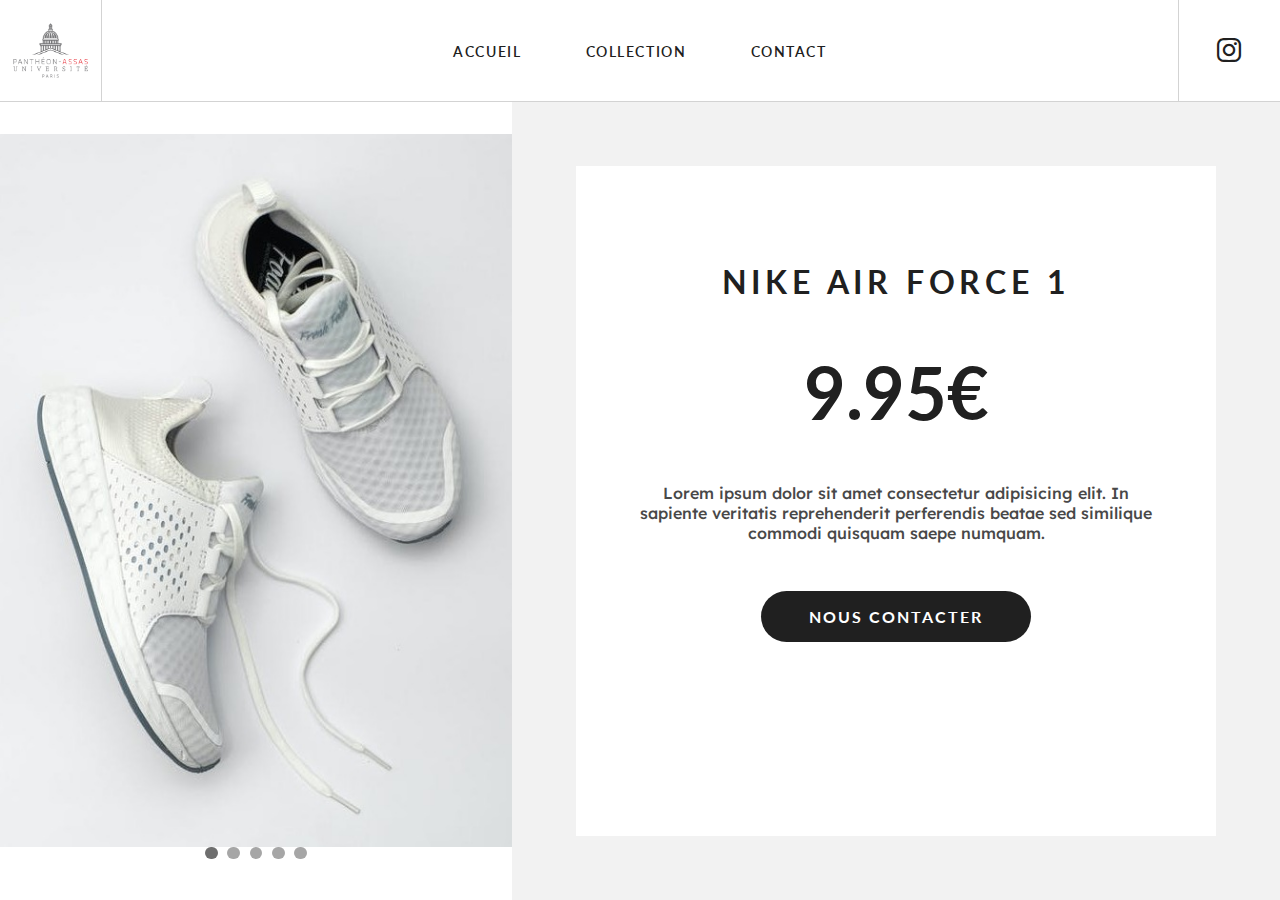
<file: html/air_force_1.html>
<!DOCTYPE html>
<html lang="en">
<head>
    <meta charset="UTF-8">
    <meta http-equiv="X-UA-Compatible" content="IE=edge">
    <meta name="viewport" content="width=device-width, initial-scale=1.0">

    <!-- CSS -->
    <link rel="stylesheet" href="./../public/css/style.css">

    <!-- Box Icons -->
    <link href='https://unpkg.com/boxicons@2.1.4/css/boxicons.min.css' rel='stylesheet'>
    
    <!-- Title -->
    <title>Gaspard</title>
</head>
<body>
        <header class="header">
            <div class="header__logo">
                <img src="./../public/assets/logo.png" alt="Logo">
            </div>
            <ul class="header__nav">
                <li><a href="./../index.html">Accueil</a></li>
                <li><a href="./collection.html">Collection</a></li>
                <li><a href="./contact.html">Contact</a></li>
            </ul>
            <h3 class="header__name"><a href="./../index.html">Anga Shoes</a></h3>
            <div class="header__instagram">
                <a href="https://www.instagram.com/angashoes/"><i class='bx bxl-instagram'></i></a>
            </div>
        </header>
        <section class="shoe">
            <div class="shoe__photos">
                <div class="shoe__slider">
                    <div class="slides scrollbar-macos">
                        <div class="slide" id="slide-1">
                            <img src="./../public/assets/chaussure.jpeg" alt="Photo des chaussures">
                        </div>
                        <div class="slide" id="slide-2">
                            <img src="./../public/assets/chaussure.jpeg" alt="Photo des chaussures">
                        </div>
                        <div class="slide" id="slide-3">
                            <img src="./../public/assets/chaussure.jpeg" alt="Photo des chaussures">
                        </div>
                        <div class="slide" id="slide-4">
                            <img src="./../public/assets/chaussure.jpeg" alt="Photo des chaussures">
                        </div>
                        <div class="slide" id="slide-5">
                            <img src="./../public/assets/chaussure.jpeg" alt="Photo des chaussures">
                        </div>
                    </div>
                    <div class="slider__links" id="links">
                        <a href="#slide-1" class="link active"></a>
                        <a href="#slide-2" class="link"></a>
                        <a href="#slide-3" class="link"></a>
                        <a href="#slide-4" class="link"></a>
                        <a href="#slide-5" class="link"></a>
                    </div>
                </div>
            </div>
            
            <div class="container">
                <div class="shoe__description">
                    <h2 class="shoe__name">Nike Air Force 1</h2>
                    <span class="shoe__price">9.95€</span>
                    <p class="shoe__text">Lorem ipsum dolor sit amet consectetur adipisicing elit. In sapiente veritatis reprehenderit perferendis beatae sed similique commodi quisquam saepe numquam.</p>
                    <a href="./contact.html" class="btn btn--no-mobile">Nous contacter</a>
                    <a href="./../index.html#hero__contact" class="btn btn--mobile">Nous contacter</a>
                </div>
            </div>
        </section>

    <!-- Scripts -->
    <script src="./../js/shoe.js"></script>
</body>
</html>
</file>
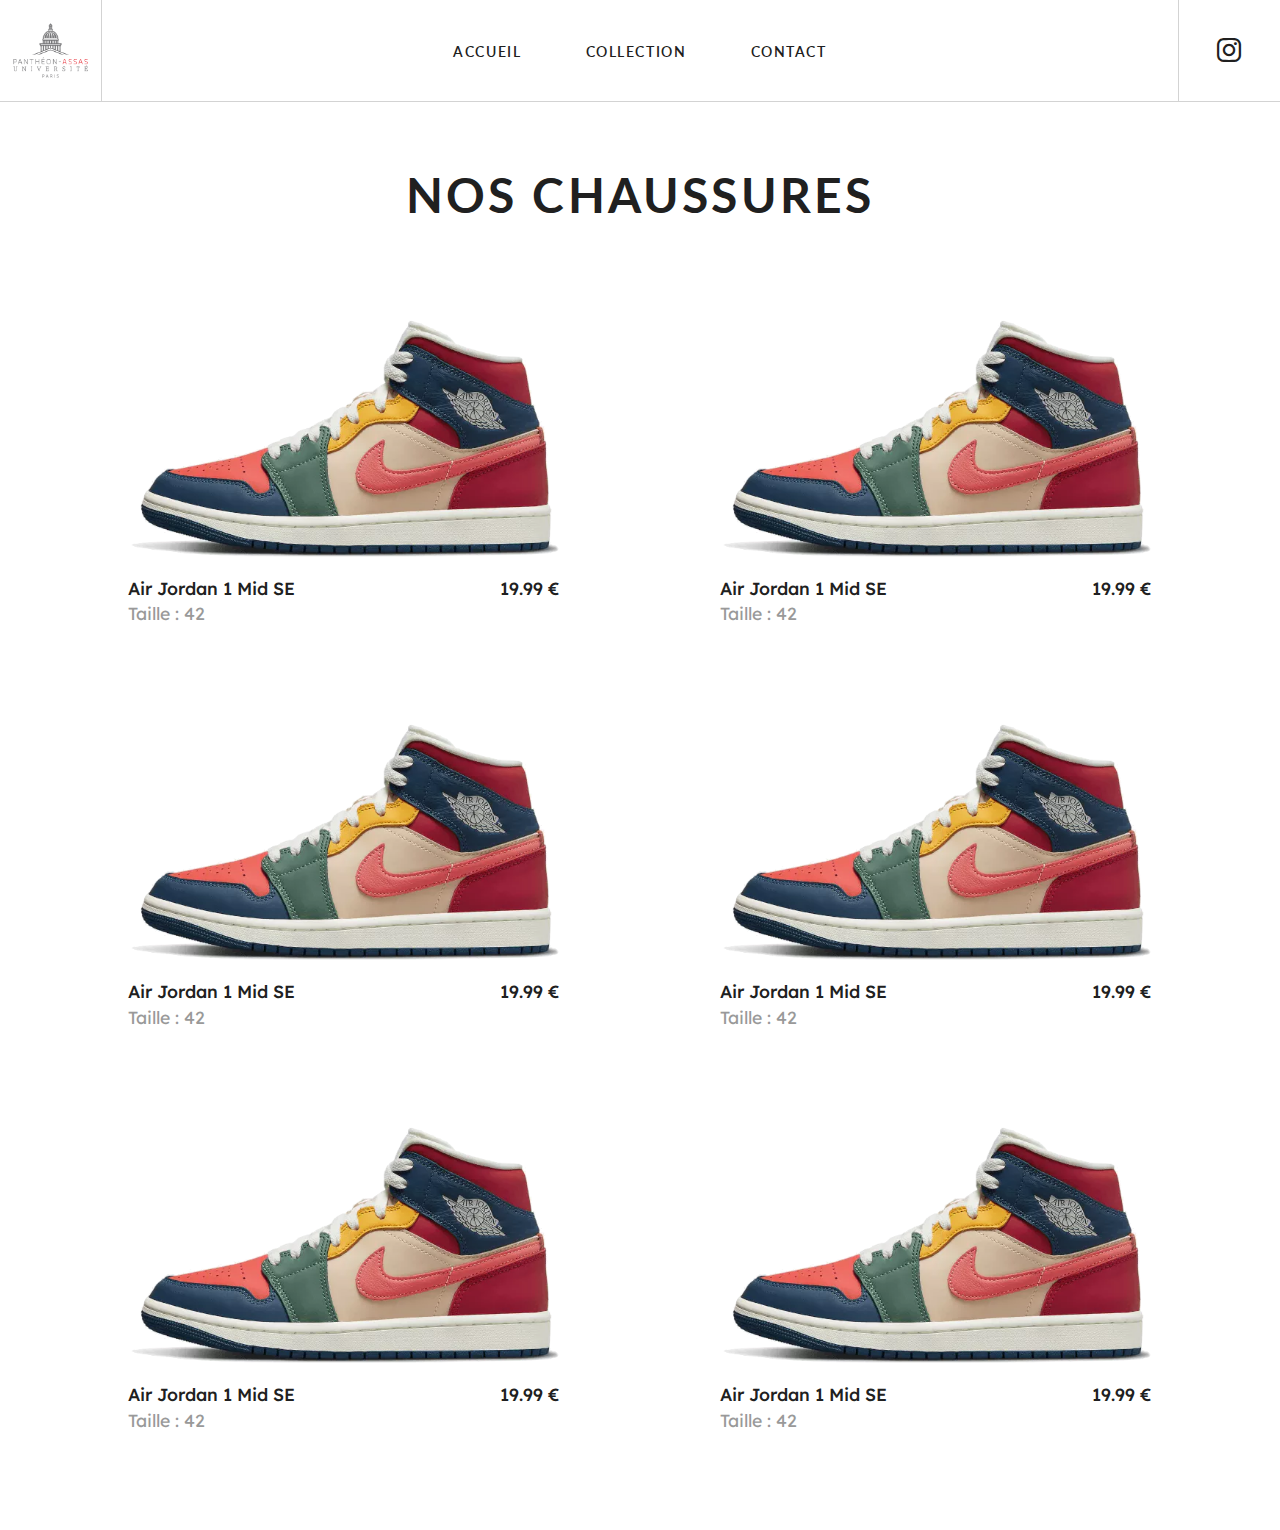
<file: html/collection.html>
<!DOCTYPE html>
<html lang="en">
<head>
    <meta charset="UTF-8">
    <meta http-equiv="X-UA-Compatible" content="IE=edge">
    <meta name="viewport" content="width=device-width, initial-scale=1.0">

    <!-- CSS -->
    <link rel="stylesheet" href="./../public/css/style.css">

    <!-- Box Icons -->
    <link href='https://unpkg.com/boxicons@2.1.4/css/boxicons.min.css' rel='stylesheet'>

    <!-- Title -->
    <title>Gaspard</title>
</head>
<body>
    <header class="header">
        <div class="header__logo">
            <img src="./../public/assets/logo.png" alt="Logo">
        </div>
        <ul class="header__nav">
            <li><a href="./../index.html">Accueil</a></li>
            <li><a href="./collection.html">Collection</a></li>
            <li><a href="./contact.html">Contact</a></li>
        </ul>
        <div class="header__instagram">
            <a href="https://www.instagram.com/angashoes/"><i class='bx bxl-instagram'></i></a>
        </div>
    </header>

    <section class="collection">
        <h1 class="page_title">Nos Chaussures</h1>
        <div class="collection__grid">
            <div class="collection__sneaker">
                <a href="./air_force_1.html"><img src="./../public/assets/nike2.webp" alt="Chaussure"></a>
                <div class="sneaker__details">
                    <p class="sneaker__info"><a href="./air_force_1.html">Air Jordan 1 Mid SE</a><span>19.99 €</span></p>
                    <p class="sneaker__size">Taille : 42</p>
                </div>
            </div>
            <div class="collection__sneaker">
                <a href="./air_force_1.html"><img src="./../public/assets/nike2.webp" alt="Chaussure"></a>
                <div class="sneaker__details">
                    <p class="sneaker__info"><a href="./air_force_1.html">Air Jordan 1 Mid SE</a><span>19.99 €</span></p>
                    <p class="sneaker__size">Taille : 42</p>
                </div>
            </div>
            <div class="collection__sneaker">
                <a href="./air_force_1.html"><img src="./../public/assets/nike2.webp" alt="Chaussure"></a>
                <div class="sneaker__details">
                    <p class="sneaker__info"><a href="./air_force_1.html">Air Jordan 1 Mid SE</a><span>19.99 €</span></p>
                    <p class="sneaker__size">Taille : 42</p>
                </div>
            </div>
            <div class="collection__sneaker">
                <a href="./air_force_1.html"><img src="./../public/assets/nike2.webp" alt="Chaussure"></a>
                <div class="sneaker__details">
                    <p class="sneaker__info"><a href="./air_force_1.html">Air Jordan 1 Mid SE</a><span>19.99 €</span></p>
                    <p class="sneaker__size">Taille : 42</p>
                </div>
            </div>
            <div class="collection__sneaker">
                <a href="./air_force_1.html"><img src="./../public/assets/nike2.webp" alt="Chaussure"></a>
                <div class="sneaker__details">
                    <p class="sneaker__info"><a href="./air_force_1.html">Air Jordan 1 Mid SE</a><span>19.99 €</span></p>
                    <p class="sneaker__size">Taille : 42</p>
                </div>
            </div>
            <div class="collection__sneaker">
                <a href="./air_force_1.html"><img src="./../public/assets/nike2.webp" alt="Chaussure"></a>
                <div class="sneaker__details">
                    <p class="sneaker__info"><a href="./air_force_1.html">Air Jordan 1 Mid SE</a><span>19.99 €</span></p>
                    <p class="sneaker__size">Taille : 42</p>
                </div>
            </div>
        </div>
    </section>
</body>
</html>
</file>
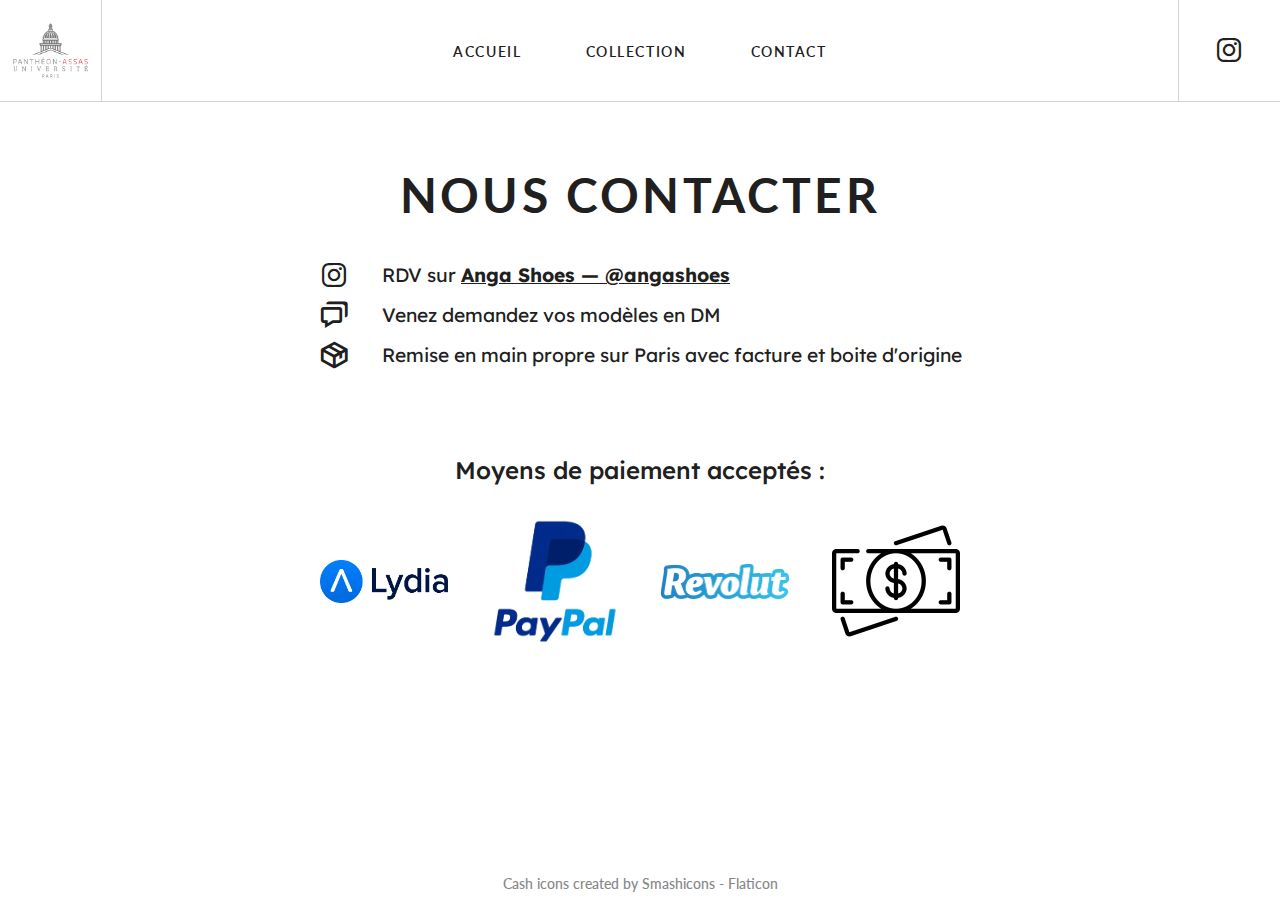
<file: html/contact.html>
<!DOCTYPE html>
<html lang="en">
<head>
    <meta charset="UTF-8">
    <meta http-equiv="X-UA-Compatible" content="IE=edge">
    <meta name="viewport" content="width=device-width, initial-scale=1.0">

    <!-- CSS -->
    <link rel="stylesheet" href="./../public/css/style.css">

    <!-- Box Icons -->
    <link href='https://unpkg.com/boxicons@2.1.4/css/boxicons.min.css' rel='stylesheet'>

    <!-- Title -->
    <title>Gaspard</title>
</head>
<body>
    <header class="header">
        <div class="header__logo">
            <img src="./../public/assets/logo.png" alt="Logo">
        </div>
        <ul class="header__nav">
            <li><a href="./../index.html">Accueil</a></li>
            <li><a href="./collection.html">Collection</a></li>
            <li><a href="./contact.html">Contact</a></li>
        </ul>
        <div class="header__instagram">
            <a href="https://www.instagram.com/angashoes/"><i class='bx bxl-instagram'></i></a>
        </div>
    </header>

    <section class="contact">
        <h1 class="page_title">Nous contacter</h1>
        <ul class="contact__steps">
            <li><i class='bx bxl-instagram'></i><span>RDV sur <a href="https://www.instagram.com/angashoes/"><strong>Anga Shoes — @angashoes</strong></a></span></li>
            <li><i class='bx bx-chat'></i><span>Venez demandez vos modèles en DM</span></li>
            <li><i class='bx bx-package'></i><span>Remise en main propre sur Paris avec facture et boite d'origine</span></li>
        </ul>
        <p>Moyens de paiement acceptés :</p>
        <ul class="contact__payment">
            <li><img src="./../public/assets/lydia.png" alt="Lydia logo"></li>
            <li><img src="./../public/assets/paypal.png" alt="PayPal logo"></li>
            <li><img src="./../public/assets/revolut.png" alt="Revolut logo"></li>
            <li><img src="./../public/assets/cash.png" alt="Cash logo"></li>
        </ul>
    </section>

    <footer>
        <a href="https://www.flaticon.com/free-icons/cash" title="cash icons">Cash icons created by Smashicons - Flaticon</a>
    </footer>
</body>
</html>
</file>
<file: public/css/style.css>
@charset "UTF-8";
/* ---------- Utils ---------- */
/* ---------------------------- FONTS ----------------------------*/
@import url("https://fonts.googleapis.com/css2?family=Gloock&family=Lexend+Deca:wght@400;500;600&family=Lato:wght@300;400;700&family=Roboto:wght@300;400;700&display=swap");
/* ---------------------------- BREAKPOINTS ----------------------------*/
@keyframes scroll-down {
  0% {
    opacity: 0;
    transform: rotate(45deg) translate(-20px, -20px);
  }
  50% {
    opacity: 1;
  }
  100% {
    opacity: 0;
    transform: rotate(45deg) translate(20px, 20px);
  }
}
/* --------- Vendors --------- */
/* ---------- Base ----------- */
/*─────────────────────────────────────────────────────────────────────────────────────────────────*/
/*─────────────────────────────────────────────────────────────────────────────────────────────────*/
/*─
/*─                                            RESET
/*─
/*─────────────────────────────────────────────────────────────────────────────────────────────────*/
/*─────────────────────────────────────────────────────────────────────────────────────────────────*/
* {
  box-sizing: border-box;
}

html {
  -webkit-text-size-adjust: none;
  /*─ Debug font size on iphone when landscape orientation ─*/
  -webkit-font-smoothing: subpixel-antialiased;
  /*─ Debug safari font weight when fixed element on the page ─*/
  -webkit-font-smoothing: antialiased;
  /*─ idem : Debug safari font weight when fixed element on the page ─*/
}

html, body, nav, header, footer, div, span,
h1, h2, h3, p,
a, img,
ul, li,
table, form, label, input, textarea, select, button {
  margin: 0;
  padding: 0;
  border: 0;
  font-family: inherit;
  font-size: 100%;
}

ul {
  list-style: none;
}

li {
  list-style: none;
}

input, textarea, select, button {
  display: block;
  box-sizing: border-box;
  border-radius: 0;
  outline: none;
  border: none;
  background: none;
  color: inherit;
}

input:focus,
textarea:focus,
button:focus {
  outline: none;
}

input[type=submit]:hover,
button:hover {
  cursor: pointer;
}

input::-ms-clear {
  display: none;
  /*─ IE11 → remove cross to close ─*/
}

textarea {
  overflow: auto;
  /*─ Hide scroll bar on IE ─*/
}

a {
  color: inherit;
  text-decoration: none;
}

img, video, svg, picture {
  display: block;
}

img, video {
  width: 100%;
  height: auto;
}

svg {
  width: 100%;
  height: 100%;
}

iframe {
  position: absolute;
  top: 0;
  left: 0;
  width: 100%;
  height: 100%;
}

body {
  color: #202020;
  font-family: "Lato", sans-serif;
  font-weight: 500;
}

.scrollbar-macos {
  /* Customize website's scrollbar like Mac OS
  Not supports in Firefox and IE */
  /* total width */
  /* background of the scrollbar except button or resizer */
  /* scrollbar itself */
  /* set button(top and bottom of the scrollbar) */
}
.scrollbar-macos::-webkit-scrollbar {
  background-color: #fff;
  width: 16px;
}
.scrollbar-macos::-webkit-scrollbar-track {
  background-color: #fff;
}
.scrollbar-macos::-webkit-scrollbar-thumb {
  background-color: #babac0;
  border-radius: 16px;
  border: 4px solid #fff;
}
.scrollbar-macos::-webkit-scrollbar-button {
  display: none;
}

.page_title {
  font-size: 3rem;
  letter-spacing: 0.2rem;
  text-transform: uppercase;
  text-align: center;
  margin-top: 4rem;
}
@media screen and (max-width: 600px) {
  .page_title {
    font-size: 2rem;
    margin-top: 0;
  }
}

/* -------- Components ------- */
.btn {
  color: white;
  text-transform: uppercase;
  font-weight: bold;
  background-color: #202020;
  padding: 1rem 3rem;
  letter-spacing: 2px;
  border-radius: 3rem;
}
.btn:hover {
  background-color: #f1863b;
}

.btn--mobile {
  display: none;
}
@media screen and (max-width: 600px) {
  .btn--mobile {
    display: inherit;
  }
}

.btn--no-mobile {
  display: inherit;
}
@media screen and (max-width: 600px) {
  .btn--no-mobile {
    display: none;
  }
}

/* --------- Layouts --------- */
.header {
  display: flex;
  justify-content: space-between;
  height: 8vw;
  border-bottom: 0.5px lightgrey solid;
}
@media screen and (max-width: 900px) {
  .header {
    height: 13vw;
  }
}
@media screen and (max-width: 600px) {
  .header {
    height: 20vw;
  }
}
.header__logo {
  display: flex;
  align-items: center;
  width: 8vw;
  padding: 0 0.5rem;
  border-right: 0.5px lightgrey solid;
}
@media screen and (max-width: 900px) {
  .header__logo {
    width: 13vw;
  }
}
@media screen and (max-width: 600px) {
  .header__logo {
    width: 20vw;
  }
}
.header__nav {
  display: flex;
  justify-content: center;
  gap: 4rem;
  align-items: center;
  width: auto;
}
.header__nav li {
  position: relative;
}
.header__nav li a {
  text-transform: uppercase;
  letter-spacing: 0.1rem;
  font-weight: 600;
  font-size: 0.9rem;
  transition: color 0.2s;
}
.header__nav li a:hover {
  color: #f1863b;
  transition: color 0.2s;
}
.header__nav li a::after {
  display: block;
  content: "";
  position: absolute;
  bottom: -1px;
  left: 2.5%;
  width: 95%;
  height: 1px;
  margin: 0 auto;
  background-color: #f1863b;
  opacity: 1;
  transform: scale(0);
  transform-origin: center;
  transition: opacity 300ms, transform 300ms;
}
.header__nav li a:hover::after {
  transform: scale(1);
}
@media screen and (max-width: 600px) {
  .header__nav {
    display: none;
  }
}
.header__name {
  display: none;
  height: fit-content;
  margin: auto;
  text-transform: uppercase;
  letter-spacing: 0.25rem;
  font-size: 1.2rem;
}
@media screen and (max-width: 600px) {
  .header__name {
    display: block;
  }
}
.header__instagram {
  width: 8vw;
  border-left: 0.5px lightgrey solid;
  display: flex;
  justify-content: center;
  align-items: center;
}
@media screen and (max-width: 900px) {
  .header__instagram {
    width: 13vw;
  }
}
@media screen and (max-width: 600px) {
  .header__instagram {
    width: 20vw;
  }
}
.header__instagram i {
  font-size: 2rem;
  font-weight: 300;
  transition: color 0.2s;
}
@media screen and (max-width: 600px) {
  .header__instagram i {
    font-size: 2.5rem;
  }
}
.header__instagram i:hover {
  color: #f1863b;
  transition: color 0.2s;
}

/* ---------- Pages ---------- */
.shoe {
  display: flex;
  height: calc(100vh - 8vw);
}
@media screen and (max-width: 600px) {
  .shoe {
    flex-direction: column;
    align-items: center;
    height: auto;
  }
}
.shoe__photos {
  max-width: 40%;
}
@media screen and (max-width: 600px) {
  .shoe__photos {
    max-width: 80%;
  }
}
.shoe__slider {
  height: 100%;
  padding-top: 2rem;
  padding-bottom: 1rem;
}
@media screen and (max-width: 600px) {
  .shoe__slider {
    height: 70vh;
  }
}
.shoe__slider .slides {
  display: flex;
  overflow-x: auto;
  scroll-snap-type: x mandatory;
  scroll-behavior: smooth;
  height: 95%;
}
.shoe__slider .slides .slide {
  height: 100%;
  margin: 0 3rem;
  scroll-snap-align: center;
}
.shoe__slider .slides .slide:first-child {
  margin-left: 6rem;
}
.shoe__slider .slides .slide:last-child {
  margin-right: 6rem;
}
.shoe__slider .slides .slide img {
  height: 100%;
  width: auto;
}
.shoe__slider .slider__links {
  display: flex;
  justify-content: center;
}
.shoe__slider .slider__links a {
  width: 0.8rem;
  height: 0.8rem;
  background: rgb(166, 166, 166);
  border-radius: 50%;
  margin: 0 0.3rem;
}
.shoe__slider .slider__links a:hover {
  background: rgb(110, 110, 110);
}
.shoe__slider .slider__links .active {
  background: rgb(110, 110, 110);
}
.shoe .container {
  height: 100%;
  padding: 4rem 4rem;
  background-color: #f2f2f2;
}
@media screen and (max-width: 600px) {
  .shoe .container {
    padding: 0;
    background-color: #fff;
  }
}
.shoe__description {
  display: flex;
  flex-direction: column;
  align-items: center;
  gap: 3rem;
  background-color: #fff;
  padding: 6rem 4rem;
  height: 100%;
}
@media screen and (max-width: 600px) {
  .shoe__description {
    padding: 2rem 0 4rem 0;
    gap: 1.5rem;
    width: 80%;
    margin: auto;
  }
}
.shoe__name {
  text-transform: uppercase;
  font-size: 2rem;
  letter-spacing: 0.3rem;
}
@media screen and (max-width: 600px) {
  .shoe__name {
    font-size: 1.5rem;
    letter-spacing: 0.25rem;
  }
}
.shoe__price {
  font-size: 4.5rem;
  font-weight: bold;
}
@media screen and (max-width: 600px) {
  .shoe__price {
    font-size: 3rem;
  }
}
.shoe__text {
  text-align: center;
  color: rgb(72, 72, 72);
  font-family: "Lexend Deca", sans-serif;
}
@media screen and (max-width: 600px) {
  .shoe__text {
    font-size: 0.9rem;
  }
}

.hero {
  display: flex;
  justify-content: space-between;
  height: calc(100vh - 8vw);
}
@media screen and (max-width: 900px) {
  .hero {
    height: calc(100vh - 13vw);
  }
}
@media screen and (max-width: 900px) {
  .hero {
    height: calc(100vh - 20vw);
  }
}
.hero__blank {
  width: 8vw;
  border-right: 0.5px lightgrey solid;
}
@media screen and (max-width: 900px) {
  .hero__blank {
    display: none;
  }
}
.hero__main {
  display: flex;
  flex-direction: column;
  width: 84vw;
}
@media screen and (max-width: 900px) {
  .hero__main {
    width: 100vw;
  }
}
.hero__sneaker {
  height: 75%;
  padding: 6rem 0 0 4rem;
  position: relative;
}
@media screen and (max-width: 900px) {
  .hero__sneaker {
    padding-top: 4rem;
  }
}
@media screen and (max-width: 600px) {
  .hero__sneaker {
    padding: 3rem 0 0 0;
  }
}
.hero__sneaker .sneaker__text {
  max-width: 40%;
  height: 100%;
  position: relative;
}
@media screen and (max-width: 900px) {
  .hero__sneaker .sneaker__text {
    max-width: 60%;
  }
}
@media screen and (max-width: 600px) {
  .hero__sneaker .sneaker__text {
    max-width: 100%;
  }
}
.hero__sneaker .sneaker__text .sneaker__collection {
  font-size: 1.2rem;
  font-weight: 700;
  letter-spacing: 1px;
  margin-bottom: 2rem;
}
@media screen and (max-width: 600px) {
  .hero__sneaker .sneaker__text .sneaker__collection {
    text-align: center;
    margin-bottom: 1.5rem;
  }
}
.hero__sneaker .sneaker__text .sneaker__model {
  font-family: "Gloock", serif;
  font-size: 4rem;
  letter-spacing: 0.6rem;
  text-transform: uppercase;
  margin-bottom: 1.5rem;
}
@media screen and (max-width: 600px) {
  .hero__sneaker .sneaker__text .sneaker__model {
    text-align: center;
    font-size: 3.5rem;
  }
}
.hero__sneaker .sneaker__text .sneaker__description {
  font-weight: 400;
  color: rgb(150, 150, 150);
  font-size: 1rem;
  letter-spacing: 1px;
  line-height: 1.4rem;
}
@media screen and (max-width: 600px) {
  .hero__sneaker .sneaker__text .sneaker__description {
    display: none;
  }
}
.hero__sneaker .sneaker__text .hero__btn {
  position: absolute;
  bottom: 4.5rem;
}
@media screen and (max-width: 900px) {
  .hero__sneaker .sneaker__text .hero__btn {
    bottom: 2rem;
  }
}
@media screen and (max-width: 600px) {
  .hero__sneaker .sneaker__text .hero__btn {
    left: 50%;
    transform: translateX(-50%);
    bottom: 0;
  }
}
.hero__sneaker img {
  position: absolute;
  bottom: 4rem;
  right: 4rem;
  max-width: 50%;
  height: auto;
}
@media screen and (max-width: 900px) {
  .hero__sneaker img {
    bottom: 2rem;
  }
}
@media screen and (max-width: 600px) {
  .hero__sneaker img {
    bottom: 40%;
    right: 50%;
    transform: translate(50%, 50%);
    max-width: 70%;
  }
}
.hero__carousel {
  display: flex;
  justify-content: center;
  align-items: center;
  border-top: 0.5px lightgrey solid;
  height: 25%;
  width: 100%;
  position: relative;
}
@media screen and (max-width: 600px) {
  .hero__carousel {
    display: none;
  }
}
.hero__carousel .carousel {
  display: flex;
  align-items: flex-end;
  gap: 20%;
  overflow-x: auto;
  scroll-snap-type: x mandatory;
  scroll-behavior: smooth;
  width: 60%;
}
@media screen and (max-width: 900px) {
  .hero__carousel .carousel {
    width: 70%;
    gap: 15%;
  }
}
@media screen and (max-width: 600px) {
  .hero__carousel .carousel {
    gap: 20%;
    width: 60%;
  }
}
.hero__carousel .carousel img {
  max-width: 20%;
  object-fit: contain;
  scroll-snap-align: center;
}
@media screen and (max-width: 900px) {
  .hero__carousel .carousel img {
    max-width: 23.3333333333%;
  }
}
@media screen and (max-width: 600px) {
  .hero__carousel .carousel img {
    max-width: 40%;
  }
}
.hero__carousel i {
  font-size: 1.5rem;
  position: absolute;
  top: 50%;
  transform: translateY(-50%);
  cursor: pointer;
  color: #323232;
}
@media screen and (max-width: 900px) {
  .hero__carousel i {
    font-size: 1.3rem;
  }
}
.hero__carousel i:first-child {
  left: 10%;
}
@media screen and (max-width: 900px) {
  .hero__carousel i:first-child {
    left: 7.5%;
  }
}
.hero__carousel i:last-child {
  right: 10%;
}
@media screen and (max-width: 900px) {
  .hero__carousel i:last-child {
    right: 7.5%;
  }
}
.hero__scroll-arrow {
  display: none;
  position: relative;
  align-self: center;
  margin-top: 3rem;
}
.hero__scroll-arrow span {
  display: block;
  width: 25px;
  height: 25px;
  border-bottom: 2px solid #202020;
  border-right: 2px solid #202020;
  transform: rotate(45deg);
  margin: -10px;
  animation: scroll-down 2s infinite;
}
.hero__scroll-arrow span:nth-child(2) {
  animation-delay: -0.2s;
}
.hero__scroll-arrow span:nth-child(3) {
  animation-delay: -0.4s;
}
@media screen and (max-width: 600px) {
  .hero__scroll-arrow {
    display: block;
  }
}
.hero__details {
  display: inline-flex;
  width: 8vw;
  border-left: 0.5px lightgrey solid;
  writing-mode: vertical-rl;
  align-items: center;
  justify-content: center;
  color: rgb(180, 180, 180);
}
@media screen and (max-width: 900px) {
  .hero__details {
    display: none;
  }
}
.hero__details span {
  color: #202020;
  font-weight: 600;
}
.hero__collection {
  display: none;
  margin-top: 4rem;
}
@media screen and (max-width: 600px) {
  .hero__collection {
    display: block;
  }
}
.hero__contact {
  display: none;
  margin-top: 8rem;
}
@media screen and (max-width: 600px) {
  .hero__contact {
    display: block;
  }
}
.hero__footer {
  display: none;
}
@media screen and (max-width: 600px) {
  .hero__footer {
    display: block;
  }
}

.collection__grid {
  display: grid;
  grid-template-columns: repeat(2, 1fr);
  gap: 6rem 10rem;
  margin: 6rem 8rem;
}
@media screen and (max-width: 600px) {
  .collection__grid {
    display: flex;
    flex-direction: column;
    gap: 4rem;
    margin: 3rem 4rem;
  }
}
.collection .sneaker__details {
  margin-top: 1rem;
  font-size: 1.1rem;
  line-height: 1.6rem;
  font-family: "Lexend Deca", sans-serif;
}
@media screen and (max-width: 600px) {
  .collection .sneaker__details {
    font-size: 1rem;
  }
}
.collection .sneaker__info {
  position: relative;
}
.collection .sneaker__info span {
  text-align: right;
  position: absolute;
  right: 0;
}
.collection .sneaker__size {
  color: rgb(153, 153, 153);
  font-weight: 400;
}

.contact__steps {
  width: fit-content;
  margin: 2rem auto 0 auto;
}
@media screen and (max-width: 600px) {
  .contact__steps {
    max-width: 85%;
    margin-top: 2rem;
  }
}
.contact__steps li {
  font-size: 1.2rem;
  font-family: "Lexend Deca", sans-serif;
  font-weight: normal;
  line-height: 2.5rem;
  display: flex;
  align-items: center;
}
@media screen and (max-width: 600px) {
  .contact__steps li {
    font-size: 1rem;
    line-height: 1.2rem;
    margin-top: 1rem;
  }
}
.contact__steps li strong {
  font-weight: bold;
  text-decoration: underline;
  transition: color 0.2s ease-in;
}
.contact__steps li strong:hover {
  color: #f1863b;
  transition: color 0.2s ease-in;
}
.contact__steps li i {
  margin-right: 2rem;
  font-size: 2rem;
}
@media screen and (max-width: 600px) {
  .contact__steps li i {
    margin-right: 1rem;
    font-size: 1.8rem;
  }
}
.contact p {
  text-align: center;
  margin-top: 5rem;
  margin-bottom: 2rem;
  font-family: "Lexend Deca", sans-serif;
  font-size: 1.5rem;
}
@media screen and (max-width: 600px) {
  .contact p {
    font-size: 1.2rem;
    margin-bottom: 1rem;
  }
}
.contact__payment {
  display: flex;
  justify-content: space-between;
  align-items: center;
  width: 50%;
  margin: auto;
}
@media screen and (max-width: 600px) {
  .contact__payment {
    display: grid;
    grid-template-columns: repeat(2, 1fr);
    width: 80%;
  }
}
.contact__payment li {
  max-width: 20%;
}
@media screen and (max-width: 600px) {
  .contact__payment li {
    margin: auto;
    max-width: 50%;
  }
}

footer {
  font-size: 0.9rem;
  color: rgb(135, 135, 135);
  position: absolute;
  bottom: 0.5rem;
  left: 50%;
  transform: translateX(-50%);
}
@media screen and (max-width: 600px) {
  footer {
    font-size: 0.8rem;
    position: inherit;
    text-align: center;
    transform: none;
    margin-top: 4rem;
    padding-bottom: 0.5rem;
  }
}

/* ---------- Themes --------- */

/*# sourceMappingURL=style.css.map */
</file>
